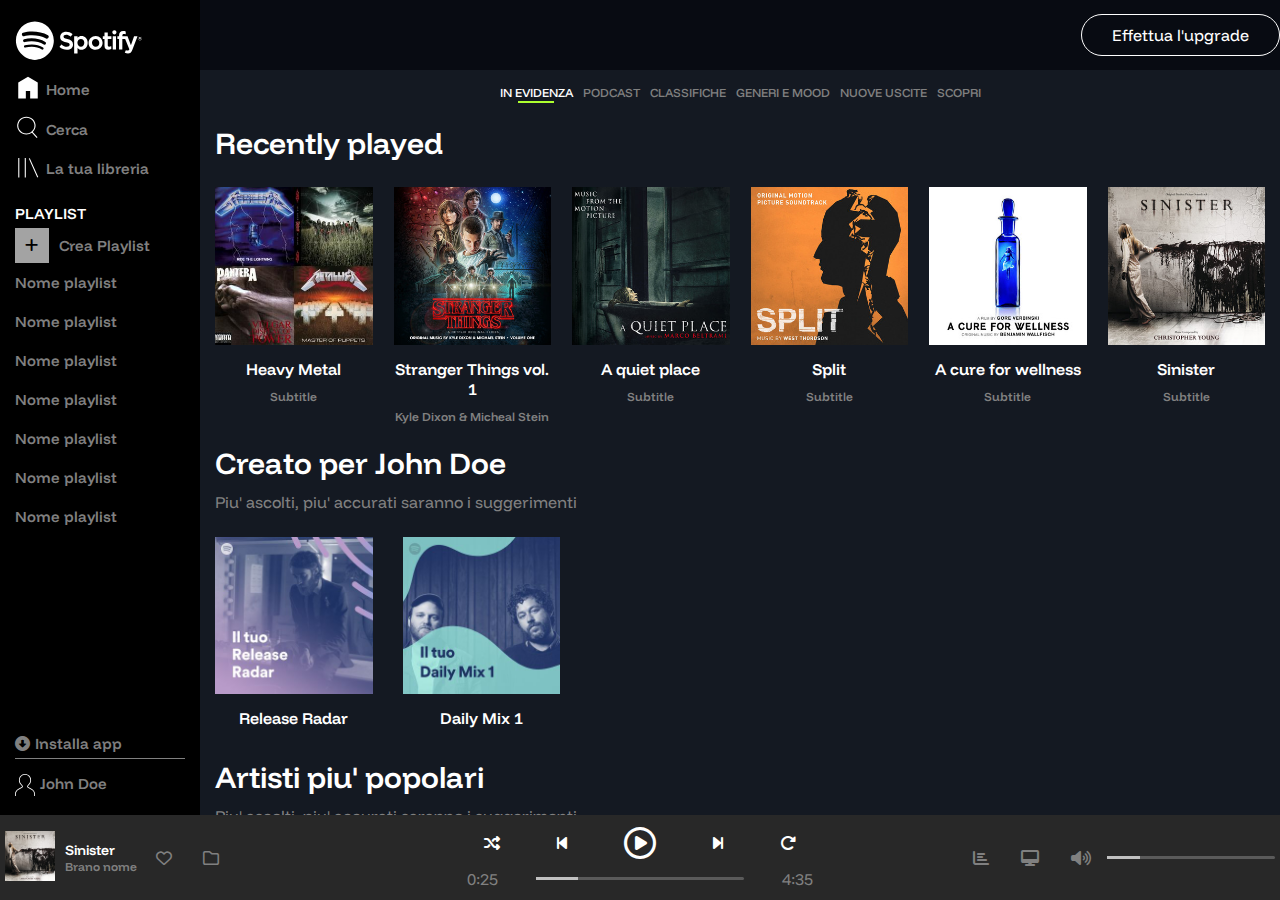
<file: index.html>
<!DOCTYPE html>
<html lang="en">
<head>
    <meta charset="UTF-8">
    <meta name="viewport" content="width=device-width, initial-scale=1.0">
    <title>Spotify</title>
    <!-- Font Awesome -->
    <link rel="stylesheet" href="https://cdnjs.cloudflare.com/ajax/libs/font-awesome/6.7.2/css/all.min.css" integrity="sha512-Evv84Mr4kqVGRNSgIGL/F/aIDqQb7xQ2vcrdIwxfjThSH8CSR7PBEakCr51Ck+w+/U6swU2Im1vVX0SVk9ABhg==" crossorigin="anonymous" referrerpolicy="no-referrer" />
    
    <!-- Link to CSS file -->
    <link rel="stylesheet" href="./css/style.css">
    
    <!-- Google Fonts -->
    <link rel="preconnect" href="https://fonts.googleapis.com">
    <link rel="preconnect" href="https://fonts.gstatic.com" crossorigin>
    <link href="https://fonts.googleapis.com/css2?family=Funnel+Display:wght@300..800&display=swap" rel="stylesheet">
</head>
<body>
    <main>
        
        <div id="sidebar">
            <div class="row">
                <div class="sidebar-header">
                    <div class="sidebar-logo">
                        <img src="./img/logo.svg" alt="" class="logo">
                        <img src="./img/logo-small.svg" alt="" class="d-xs logo-xs">
                    </div>
                </div>
                <div class="sidebar-body">
                    <div class="sidebar-menu">
                        <ul>
                            <li>
                                <div class="sidebar-icon">
                                    <img src="./img/home.svg" alt="" class="d-xs">
                                </div>
                                <div class="sidebar-menu-item">
                                    <a href="">Home</a>
                                </div> 
                            </li>
                            <li>
                                <div class="sidebar-icon">
                                    <img src="./img/search.svg" alt="" class="d-xs">
                                </div>
                                <div class="sidebar-menu-item">
                                    <a href="">Cerca</a>
                                </div>
                            </li>
                            <li>
                                <div class="sidebar-icon">
                                    <img src="./img/libreria.svg" alt="" class="d-xs">
                                </div>
                                <div class="sidebar-menu-item">
                                    <a href="">La tua libreria</a>
                                </div> 
                            </li>
                        </ul>
                    </div>
                <div class="playlist">
                    <div class="sidebar-section-title text-white mt-10 py-5">Playlist</div>
                    <div class="create-playlist">
                        <i class="fa-solid fa-plus"></i>
                        <div class="create-playlist-text">Crea Playlist</div>
                    </div>
                    <ul>
                        <li>Nome playlist</li>
                        <li>Nome playlist</li>
                        <li>Nome playlist</li>
                        <li>Nome playlist</li>
                        <li>Nome playlist</li>
                        <li>Nome playlist</li>
                        <li>Nome playlist</li>
                    </ul>
                </div>
                </div>
            </div>
            <div class="row">
                <div class="sidebar-footer">
                    <div class="install">
                        <div class="install-icon">
                            <i class="fa-solid fa-circle-down sidebar-footer-img"></i>
                        </div>
                        <div class="install-text"> Installa app</div>
                    </div>
                    <div class="profile">
                        <div class="profile-icon">
                            <img src="./img/profile.svg" alt="" class="sidebar-footer-img">
                        </div>
                        <div class="profil-text">John Doe</div>
                    </div>
                </div>
            </div>
        </div>
        <div id="content">
            <header>
                <div class="row">
                    <div class="btn btn-header text-white">
                        Effettua l'upgrade
                    </div>
                </div>
            </header>
            <div class="homepage">
                <div class="homepage-menu">
                    <ul>
                        <li><a href="">In evidenza</a></li>
                        <li><a href="">Podcast</a></li>
                        <li><a href="">Classifiche</a></li>
                        <li><a href="">Generi e mood</a></li>
                        <li><a href="">Nuove uscite</a></li>
                        <li><a href="">Scopri</a></li>
                    </ul>
                </div>
                <div class="recently-played">
                    <div class="section-title">Recently played</div>
                    <div class="songs-container">
                        <div class="song-card">
                            <div class="song-image">
                                <img src="./img/metal_lifting.jpg" alt="">
                                <div class="img-overlay">
                                    <i class="icon fa-regular fa-circle-play"></i>
                                </div>
                            </div>
                            <div class="song-title">Heavy Metal</div>
                            <div class="song-subtitle">Subtitle</div>
                        </div>
                        <div class="song-card">
                            <div class="song-image">
                                <img src="./img/stranger.jpeg" alt="">
                                <div class="img-overlay">
                                    <i class="icon fa-regular fa-circle-play"></i>
                                </div>
                            </div>
                            <div class="song-title">Stranger Things vol. 1</div>
                            <div class="song-subtitle">Kyle Dixon & Micheal Stein</div>
                        </div>
                        <div class="song-card">
                            <div class="song-image">
                                <img src="./img/aquietplace.jpeg" alt="">
                                <div class="img-overlay">
                                    <i class="icon fa-regular fa-circle-play"></i>
                                </div>
                            </div>
                            <div class="song-title">A quiet place</div>
                            <div class="song-subtitle">Subtitle</div>
                        </div>
                        <div class="song-card">
                            <div class="song-image">
                                <img src="./img/split.jpeg" alt="">
                                <div class="img-overlay">
                                    <i class="icon fa-regular fa-circle-play"></i>
                                </div>
                            </div>
                            <div class="song-title">Split</div>
                            <div class="song-subtitle">Subtitle</div>
                        </div>
                        <div class="song-card">
                            <div class="song-image">
                                <img src="./img/cure.jpeg" alt="">
                                <div class="img-overlay">
                                    <i class="icon fa-regular fa-circle-play"></i>
                                </div>
                            </div>
                            <div class="song-title">A cure for wellness</div>
                            <div class="song-subtitle">Subtitle</div>
                        </div>
                        <div class="song-card">
                            <a href="./bonus/playlist/index.html">
                                <div class="song-image">
                                    <img src="./img/sinister.jpeg" alt="">
                                    <div class="img-overlay">
                                        <i class="icon fa-regular fa-circle-play"></i>
                                    </div>
                                </div>
                                <div class="song-title">Sinister</div>
                                <div class="song-subtitle">Subtitle</div>
                            </a>
                        </div>
                    </div>
                </div>
                <div class="create-for">
                    <div class="section-title">Creato per John Doe</div>
                    <div class="section-subtitle">Piu' ascolti, piu' accurati saranno i suggerimenti</div>
                    <div class="songs-container">
                        <div class="song-card">
                            <div class="song-image">
                                <img src="./img/radar.jpeg" alt="">
                                <div class="img-overlay">
                                    <i class="icon fa-regular fa-circle-play"></i>
                                </div>
                            </div>
                            <div class="song-title">Release Radar</div>
                        </div>
                        <div class="song-card">
                            <div class="song-image">
                                <img src="./img/mixdaily.jpeg" alt="">
                                <div class="img-overlay">
                                    <i class="icon fa-regular fa-circle-play"></i>
                                </div>
                            </div>
                            <div class="song-title">Daily Mix 1</div>
                        </div>
                    </div>
                </div>
                <div class="popular-artist">
                    <div class="section-title">Artisti piu' popolari</div>
                    <div class="section-subtitle">Piu' ascolti, piu' accurati saranno i suggerimenti</div>
                    <div class="songs-container">
                        <div class="song-card">
                            <div class="song-image">
                                <img src="./img/youg.jpeg" alt="">
                                <div class="img-overlay">
                                    <i class="icon fa-regular fa-circle-play"></i>
                                </div>
                            </div>
                            <div class="song-title">Release Radar</div>
                        </div>
                        <div class="song-card">
                            <div class="song-image">
                                <img src="./img/einaudi.jpeg" alt="">
                                <div class="img-overlay">
                                    <i class="icon fa-regular fa-circle-play"></i>
                                </div>
                            </div>
                            <div class="song-title">Daily Mix 1</div>
                        </div>
                    </div>
                </div>
            </div>
            
        </div>
        
    </main>
    <footer>
        <div class="row">
            <div class="now-playing col-25">
                <div class="now-playing-left">
                    <div class="now-playing-img">
                        <img src="./img/sinister.jpeg" alt="">
                    </div>
                    <div class="now-playing-info">
                        <div class="now-playing-artist text-white"><a href="./bonus/playlist/index.html">Sinister</a></div>
                        <div class="now-playing-title">Brano nome</div>
                    </div>
                </div>
                <div class="now-playing-right">
                    <div class="now-playing-like">
                        <i class="fa-regular fa-heart"></i>
                    </div>
                    <div class="now-playing-folder">
                        <i class="fa-regular fa-folder"></i>
                    </div>
                </div>
            </div>
            <div class="player col-40 text-grey">
                <div class="row player-command">
                    <i class="fa-solid fa-shuffle"></i>
                    <i class="fa-solid fa-backward-step"></i>
                    <i class="fa-regular fa-circle-play"></i>
                    <i class="fa-solid fa-forward-step"></i>
                    <i class="fa-solid fa-rotate-right"></i>
                </div>
                <div class="row palyer-progress">
                    <div class="start">0:25</div>
                    <div class="progress-bar">
                        <div class="progress-complete"></div>
                    </div>
                    <div class="duration">4:35</div>
                </div>
            </div>
            <div class="controller col-25">
                <i class="fa-solid fa-chart-bar"></i>
                <i class="fa-solid fa-desktop"></i>
                <i class="fa-solid fa-volume-high"></i>
                <div class="progress-bar">
                    <div class="progress-complete"></div>
                  </div>
            </div>
        </div>
    </footer>
</body>
</html>
</file>
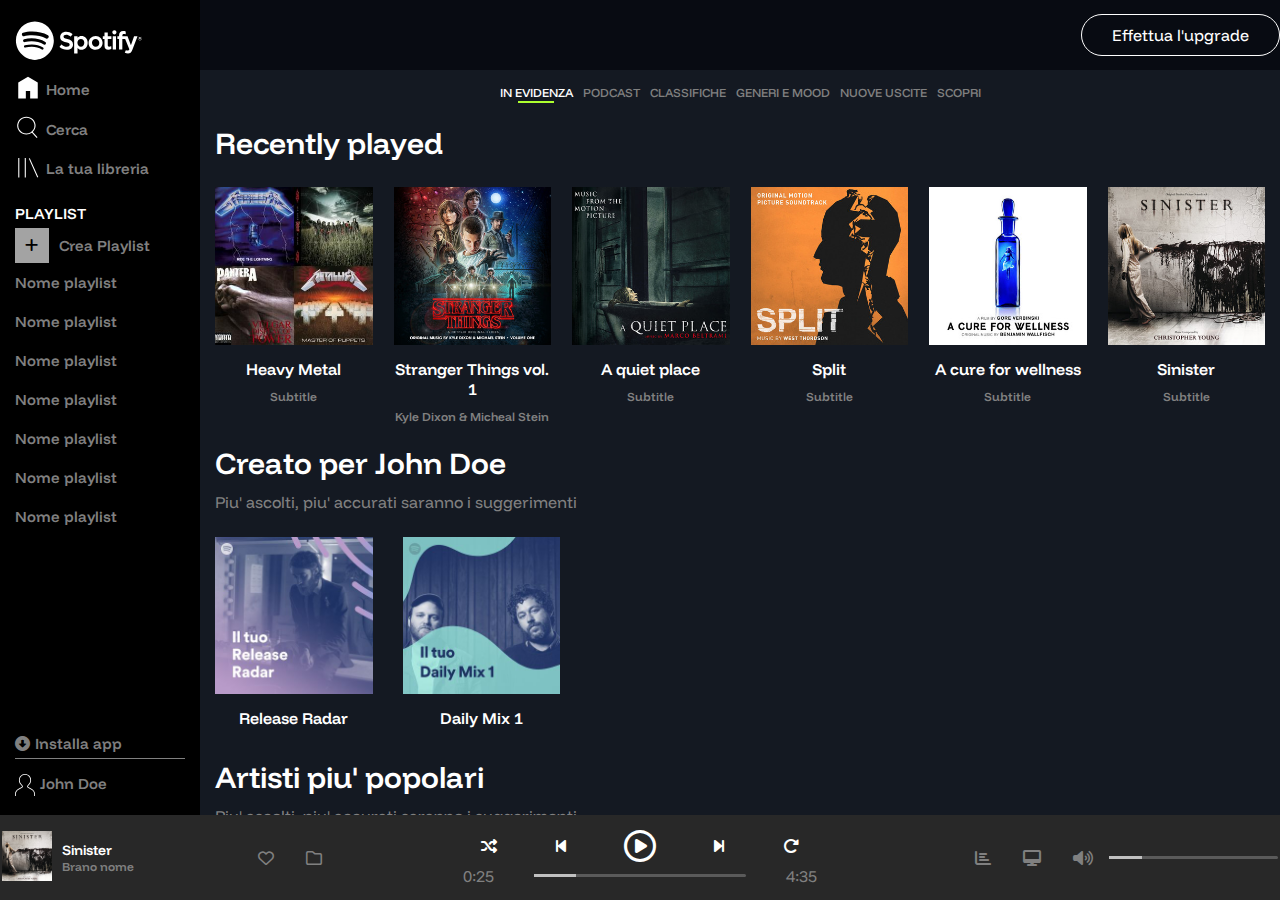
<file: bonus/index.html>
<!DOCTYPE html>
<html lang="en">
<head>
    <meta charset="UTF-8">
    <meta name="viewport" content="width=device-width, initial-scale=1.0">
    <title>Spotify - Bonus</title>
    <!-- Font Awesome -->
    <link rel="stylesheet" href="https://cdnjs.cloudflare.com/ajax/libs/font-awesome/6.7.2/css/all.min.css" integrity="sha512-Evv84Mr4kqVGRNSgIGL/F/aIDqQb7xQ2vcrdIwxfjThSH8CSR7PBEakCr51Ck+w+/U6swU2Im1vVX0SVk9ABhg==" crossorigin="anonymous" referrerpolicy="no-referrer" />
    
    <!-- Link to CSS file -->
    <link rel="stylesheet" href="./css/style.css">
    
    <!-- Google Fonts -->
    <link rel="preconnect" href="https://fonts.googleapis.com">
    <link rel="preconnect" href="https://fonts.gstatic.com" crossorigin>
    <link href="https://fonts.googleapis.com/css2?family=Funnel+Display:wght@300..800&display=swap" rel="stylesheet">
</head>
<body>
    <main>
        
        <div id="sidebar">
            <div class="row">
                <div class="sidebar-header">
                    <div class="sidebar-logo">
                        <img src="./img/logo.svg" alt="" class="logo">
                        <img src="./img/logo-small.svg" alt="" class="d-xs logo-xs">
                    </div>
                </div>
                <div class="sidebar-body">
                    <div class="sidebar-menu">
                        <ul>
                            <li>
                                <div class="sidebar-icon">
                                    <img src="./img/home.svg" alt="" class="d-xs">
                                </div>
                                <div class="sidebar-menu-item">
                                    <a href="">Home</a>
                                </div> 
                            </li>
                            <li>
                                <div class="sidebar-icon">
                                    <img src="./img/search.svg" alt="" class="d-xs">
                                </div>
                                <div class="sidebar-menu-item">
                                    <a href="">Cerca</a>
                                </div>
                            </li>
                            <li>
                                <div class="sidebar-icon">
                                    <img src="./img/libreria.svg" alt="" class="d-xs">
                                </div>
                                <div class="sidebar-menu-item">
                                    <a href="">La tua libreria</a>
                                </div> 
                            </li>
                        </ul>
                    </div>
                <div class="playlist">
                    <div class="sidebar-section-title text-white mt-10 py-5">Playlist</div>
                    <div class="create-playlist">
                        <i class="fa-solid fa-plus"></i>
                        <div class="create-playlist-text">Crea Playlist</div>
                    </div>
                    <ul>
                        <li>Nome playlist</li>
                        <li>Nome playlist</li>
                        <li>Nome playlist</li>
                        <li>Nome playlist</li>
                        <li>Nome playlist</li>
                        <li>Nome playlist</li>
                        <li>Nome playlist</li>
                    </ul>
                </div>
                </div>
            </div>
            <div class="row">
                <div class="sidebar-footer">
                    <div class="install">
                        <div class="install-icon">
                            <i class="fa-solid fa-circle-down sidebar-footer-img"></i>
                        </div>
                        <div class="install-text"> Installa app</div>
                    </div>
                    <div class="profile">
                        <div class="profile-icon">
                            <img src="./img/profile.svg" alt="" class="sidebar-footer-img">
                        </div>
                        <div class="profil-text">John Doe</div>
                    </div>
                </div>
            </div>
        </div>
        <div id="content">
            <header>
                <div class="row">
                    <div class="btn btn-header text-white">
                        Effettua l'upgrade
                    </div>
                </div>
            </header>
            <div class="homepage">
                <div class="homepage-menu">
                    <ul>
                        <li><a href="">In evidenza</a></li>
                        <li><a href="">Podcast</a></li>
                        <li><a href="">Classifiche</a></li>
                        <li><a href="">Generi e mood</a></li>
                        <li><a href="">Nuove uscite</a></li>
                        <li><a href="">Scopri</a></li>
                    </ul>
                </div>
                <div class="recently-played">
                    <div class="section-title">Recently played</div>
                    <div class="songs-container">
                        <div class="song-card">
                            <div class="song-image">
                                <img src="./img/metal_lifting.jpg" alt="">
                                <div class="img-overlay">
                                    <i class="icon fa-regular fa-circle-play"></i>
                                </div>
                            </div>
                            <div class="song-title">Heavy Metal</div>
                            <div class="song-subtitle">Subtitle</div>
                        </div>
                        <div class="song-card">
                            <div class="song-image">
                                <img src="./img/stranger.jpeg" alt="">
                                <div class="img-overlay">
                                    <i class="icon fa-regular fa-circle-play"></i>
                                </div>
                            </div>
                            <div class="song-title">Stranger Things vol. 1</div>
                            <div class="song-subtitle">Kyle Dixon & Micheal Stein</div>
                        </div>
                        <div class="song-card">
                            <div class="song-image">
                                <img src="./img/aquietplace.jpeg" alt="">
                                <div class="img-overlay">
                                    <i class="icon fa-regular fa-circle-play"></i>
                                </div>
                            </div>
                            <div class="song-title">A quiet place</div>
                            <div class="song-subtitle">Subtitle</div>
                        </div>
                        <div class="song-card">
                            <div class="song-image">
                                <img src="./img/split.jpeg" alt="">
                                <div class="img-overlay">
                                    <i class="icon fa-regular fa-circle-play"></i>
                                </div>
                            </div>
                            <div class="song-title">Split</div>
                            <div class="song-subtitle">Subtitle</div>
                        </div>
                        <div class="song-card">
                            <div class="song-image">
                                <img src="./img/cure.jpeg" alt="">
                                <div class="img-overlay">
                                    <i class="icon fa-regular fa-circle-play"></i>
                                </div>
                            </div>
                            <div class="song-title">A cure for wellness</div>
                            <div class="song-subtitle">Subtitle</div>
                        </div>
                        <div class="song-card">
                            <div class="song-image">
                                <img src="./img/sinister.jpeg" alt="">
                                <div class="img-overlay">
                                    <i class="icon fa-regular fa-circle-play"></i>
                                </div>
                            </div>
                            <div class="song-title">Sinister</div>
                            <div class="song-subtitle">Subtitle</div>
                        </div>
                    </div>
                </div>
                <div class="create-for">
                    <div class="section-title">Creato per John Doe</div>
                    <div class="section-subtitle">Piu' ascolti, piu' accurati saranno i suggerimenti</div>
                    <div class="songs-container">
                        <div class="song-card">
                            <div class="song-image">
                                <img src="./img/radar.jpeg" alt="">
                                <div class="img-overlay">
                                    <i class="icon fa-regular fa-circle-play"></i>
                                </div>
                            </div>
                            <div class="song-title">Release Radar</div>
                        </div>
                        <div class="song-card">
                            <div class="song-image">
                                <img src="./img/mixdaily.jpeg" alt="">
                                <div class="img-overlay">
                                    <i class="icon fa-regular fa-circle-play"></i>
                                </div>
                            </div>
                            <div class="song-title">Daily Mix 1</div>
                        </div>
                    </div>
                </div>
                <div class="popular-artist">
                    <div class="section-title">Artisti piu' popolari</div>
                    <div class="section-subtitle">Piu' ascolti, piu' accurati saranno i suggerimenti</div>
                    <div class="songs-container">
                        <div class="song-card">
                            <div class="song-image">
                                <img src="./img/youg.jpeg" alt="">
                                <div class="img-overlay">
                                    <i class="icon fa-regular fa-circle-play"></i>
                                </div>
                            </div>
                            <div class="song-title">Release Radar</div>
                        </div>
                        <div class="song-card">
                            <div class="song-image">
                                <img src="./img/einaudi.jpeg" alt="">
                                <div class="img-overlay">
                                    <i class="icon fa-regular fa-circle-play"></i>
                                </div>
                            </div>
                            <div class="song-title">Daily Mix 1</div>
                        </div>
                    </div>
                </div>
            </div>
            
        </div>
        
    </main>
    <footer>
        <div class="row">
            <div class="now-playing col-25">
                <div class="now-playing-left">
                    <div class="now-playing-img">
                        <img src="./img/sinister.jpeg" alt="">
                    </div>
                    <div class="now-playing-info">
                        <div class="now-playing-artist text-white">Sinister</div>
                        <div class="now-playing-title">Brano nome</div>
                    </div>
                </div>
                <div class="now-playing-right">
                    <div class="now-playing-like">
                        <i class="fa-regular fa-heart"></i>
                    </div>
                    <div class="now-playing-folder">
                        <i class="fa-regular fa-folder"></i>
                    </div>
                </div>
            </div>
            <div class="player col-40 text-grey">
                <div class="row player-command">
                    <i class="fa-solid fa-shuffle"></i>
                    <i class="fa-solid fa-backward-step"></i>
                    <i class="fa-regular fa-circle-play"></i>
                    <i class="fa-solid fa-forward-step"></i>
                    <i class="fa-solid fa-rotate-right"></i>
                </div>
                <div class="row palyer-progress">
                    <div class="start">0:25</div>
                    <div class="progress-bar">
                        <div class="progress-complete"></div>
                    </div>
                    <div class="duration">4:35</div>
                </div>
                
            </div>
            <div class="controller col-25">
                <i class="fa-solid fa-chart-bar"></i>
                <i class="fa-solid fa-desktop"></i>
                <i class="fa-solid fa-volume-high"></i>
                <div class="progress-bar">
                    <div class="progress-complete"></div>
                  </div>
            </div>
        </div>
    </footer>
</body>
</html>
</file>
<file: css/style.css>
/* HTML & Containers */
*{
    padding: 0;
    margin: 0;
    box-sizing: border-box;
    font-family: "Funnel Display", serif;
}


/* Utility */
a{
    text-decoration: none;
    color: inherit;
}

/* Text */
.text-white{
    color: #fff;
}

.text-grey{
    color: #808080;
}
/* Backgrounds */

/* Margins */
.mt-10{
    margin-top: 10px;
}
/* Padding */
.py-5{
    padding: 5px 0;
}
/* Columns */
.col-15{
    width: 15%;
}

.col-25{
    width: 25%;
}

.col-40{
    width: 40%;
}


/* Buttons */
.btn{
    border: 1px solid #fff;
    border-radius: 25px;
    padding: 10px 30px;
    cursor: pointer;
}

.btn:hover{
    padding: 15px 35px;
}
/* Flexbox */

/* Z-Index */

/* Position */

/* Display */

/* Section: HEADER */
header{
    position: sticky;
    height: 70px;
    top: 0;
    background-color: #080B12;
    z-index: 1;
}

footer{
    height: 85px;
    background-color: #282828;
}

header .row{
    display: flex;
    justify-content: flex-end;
    align-items: center;
    height: 100%;
    width: 100%;
}
/* Section: MAIN */
main{
    height: calc(100vh - 85px);
    background-color: #141922;
    display: flex;
}

#content{
    width: calc(100% - 200px);
    overflow-y: auto;
}

.homepage{
    padding: 15px;
    color: #fff;
}

.homepage-menu ul{
    width: 100%;
    margin: 0 auto;
    list-style: none;
    display: flex;
    justify-content: center;
    gap: 10px;
    text-transform: uppercase;
    font-weight: 500;
    color: grey;
    font-size: 12px;
}


.homepage-menu li:hover{
    color: #fff;
}

.homepage-menu li:hover::after{
    content: '';
    display: block;
    width: 50%;
    height: 2px;
    background-color: #adff2f;
    margin: 1px auto;
}

.homepage-menu li:first-child{
    color: #fff;
}

.homepage-menu li:first-child::after{
    content: '';
    display: block;
    width: 50%;
    height: 2px;
    background-color: #adff2f;
    margin: 1px auto;
}

.songs-container{
    margin-top: 25px;
    display: flex;
    justify-content: space-between;
}

.section-title{
    font-size: 30px;
    font-weight: 600;
    margin: 20px 0 10px;
}

.section-subtitle{
    color: grey;
    margin-bottom: 10px;
}

.song-card{
    max-width: 15%;
}

.create-for .songs-container, .popular-artist .songs-container{
    display: flex;
    justify-content: flex-start;
    gap: calc(100% / 7 / 5);
}

.song-title, .song-subtitle{
    text-align: center;
}

.song-image{
    position: relative;
    width: 100%;
}

.song-image img{
    width: 100%;
}

.img-overlay{
    position: absolute;
    top: 0;
    left: 0;
    bottom: 0;
    right: 0;
    width: 100%;
    opacity: 0;
    transition: .5s ease;
    background-color: rgba(0, 0, 0, 0.8);
}

.popular-artist .img-overlay{
    border-radius: 50%;
}

.song-image:hover .img-overlay{
    opacity: 1;
}

.icon{
    font-size: 100px;
    position: absolute;
    top: 50%;
    left: 50%;
    transform: translate(-50%, -50%);
    padding: 10px;
    cursor: pointer;
}

.song-title{
    font-weight: 600;
    margin: 10px 0;
}

.song-subtitle{
    font-size: 12px;
    color: grey;
    font-weight: 600;
}

.popular-artist .songs-container img{
    border-radius: 50%;
}

/* Section: SIDEBAR */
#sidebar{
    height: 100%;
    width: 200px;
    background-color: #000000;
    padding: 15px;
    color: grey;
    font-size: 15px;
    font-weight: 600;
    display: flex;
    flex-direction: column;
    justify-content: space-between;
}

.sidebar-header{
    height: 55px;
    display: flex;
    justify-content: center;
    align-items: center;
    
}

#sidebar .logo{
    width: 75%;
}

#sidebar .logo-xs{
    display: none;
}

#sidebar ul{
    list-style: none;
}

#sidebar li{
    padding: 5px 0;
}

#sidebar li:hover{
    color: #fff;
}

#sidebar .sidebar-menu li{
    display: flex;
    align-items: center; 
}

#sidebar .sidebar-icon{
    width: 15%;
    margin-right: 5px; 
}

#sidebar .sidebar-section-title{
    font-size: 15px;
    text-transform: uppercase;
}

#sidebar .create-playlist{
    display: flex;
    align-items: center;
}

#sidebar .create-playlist:hover{
    color: #fff;
}

#sidebar .create-playlist i{
    padding: 10px;
    background-color: #A3A3A3;
    color: #000;
    margin-right: 10px;
}

#sidebar .playlist li{
    padding: 10px 0;
}

#sidebar .install, .profile{
    display: flex;
}

#sidebar .sidebar-footer{
    align-self: flex-end;
}

#sidebar .install{
    padding: 5px 0;
}

#sidebar .install:hover, .profile:hover{
    color: #fff;
}

#sidebar .sidebar-footer-img{
    margin-right: 5px;
}

#sidebar .profile .sidebar-footer-img{
    width: 20px;
}

#sidebar .profile{
    border-top: 1px solid grey;
    padding: 15px 0 0;
}

/* Section: FOOTER */
footer .row{
    height: 100%;
    padding: 5px;
    display: flex;
    justify-content: space-between;
    align-items: center;
}

footer i{
    margin: 0 5%;
}

footer i:hover{
    color: #fff;
    cursor: pointer;
}

.now-playing{
    display: flex;
    align-items: center;
    justify-content: flex-start;
    color: #808080;
}

.now-playing-left{
    display: flex;
    width: 150px;
}

.now-playing-right{
    display: flex;
    justify-content: space-between;
    width: 20%;
}

.now-playing-img img{
    width: 50px;
    margin-right: 10px;
}

.now-playing-info{
    display: flex;
    flex-direction: column;
    justify-content: center;
    width: 60%;
}

.now-playing-artist{
    font-size: 14px;
    font-weight: 600;
}

.now-playing-title {
    font-size: 12px;
    font-weight: 600;
}

.player{
    display: flex;
    flex-direction: column;
    justify-content: center;
}

.player-command{
    width: 70%;
    display: flex;
    margin: 0 auto;
    color: #fff;
}

.player-command .fa-circle-play{
    font-size: 2rem;
}

.palyer-progress{
    width: 70%;
    display: flex;
    margin: 0 auto;
}

.controller{
    color: #808080;
    display: flex;
    align-items: center;
    justify-content: space-between;
}

.progress-bar{
    background-color: #5A5A5A;
    width: 60%;
    height: 3px;
    border-radius: 15px;
}

.progress-complete{
    height: 100%;
    width: 20%;
    background-color: #C1C1C1;
    position: relative;
}

.progress-bar:hover .progress-complete{
    background-color: #adff2f;
    cursor: pointer;
}

.progress-bar:hover .progress-complete::after{
    content: '';
    width: 15px;
    background-color: #fff;
    display: block;
    height: 15px;
    border-radius: 50%;
    margin: 1px auto;
    position: absolute;
    top: 50%;
    left: 100%;
    transform: translate(-50%, -50%);
}



/* Media Query */

/* Tablet: max-width 768px */
@media screen and (max-width: 768px){
    .btn{
        border: 1px solid #fff;
        border-radius: 25px;
        padding: 10px 30px;
        cursor: pointer;
        font-size: 9px;
    }
    
    .btn:hover{
        padding: 15px 35px;
    }

    .homepage-menu ul{
        display: flex;
        justify-content: center;
        flex-wrap: wrap;
        gap: 10px;
    }

    .homepage-menu li{
        flex-basis: calc(20% - 10px);
        text-align: center;
        margin-bottom: 10px;
        font-size: 10px;
    }

    .homepage-menu li:first-child::after{
        display: none;
    }
    
    .songs-container {
        display: flex;
        flex-wrap: wrap;
        justify-content: flex-start;
        gap: 10px; 
    }
    
    .song-card {
        width: calc(25% - 10px); 
        max-width: none;
        margin-bottom: 15px;
    }

    .player{
        max-width: 100%;
    }

    .palyer-progress{
        width: 90%;
    }

    .now-playing{
        width: 25%;
    }
 
}

@media screen and (max-width: 576px){

    .homepage-menu ul{
        display: flex;
        justify-content: center;
        flex-wrap: wrap;
        gap: 10px;
    }

    .homepage-menu li{
        flex-basis: calc(33% - 10px);
        text-align: center;
        margin-bottom: 10px;
        font-size: 10px;
    }
    
    .song-card {
        width: calc(50% - 10px); 
        max-width: none;
        margin-bottom: 15px;
    }

    .now-playing, .controller{
        width: 30%;
    }

    .now-playing-right{
        flex-direction: column;
    }
}

@media screen and (max-width: 480px){

    .homepage-menu ul{
        gap: 10px;
    }

    .homepage-menu li{
        flex-basis: calc(25% - 10px);
    }

    .now-playing, .controller{
        width: 30%;
    }

    #sidebar {
        width: 50px;
    }

    #content{
        width: calc(100% - 50px);
    }
    
    #sidebar .logo:not(.d-xs),
    #sidebar .sidebar-menu-item,
    #sidebar .sidebar-section-title,
    #sidebar .create-playlist,
    #sidebar .playlist,
    #sidebar .install-text,
    #sidebar .profil-text {
        display: none;
    }

    #sidebar .sidebar-icon {
        display: flex;
        justify-content: center;
        width: 100%;
        margin: 10px 0;
    }

    #sidebar .d-xs {
        display: block;
        width: 100%;
        margin: 10px auto;
    }

    #sidebar .logo-xs{
        display: inline-block;
        width: 100%;
    }

    .now-playing-artist{
        font-size: 10px;
    }

    .now-playing-title{
        font-size: 8px;
    }
}
</file>
<file: bonus/css/style.css>
/* HTML & Containers */
*{
    padding: 0;
    margin: 0;
    box-sizing: border-box;
    font-family: "Funnel Display", serif;
}


/* Utility */
a{
    text-decoration: none;
    color: inherit;
}

/* Text */
.text-white{
    color: #fff;
}

.text-grey{
    color: #808080;
}
/* Backgrounds */

/* Margins */
.mt-10{
    margin-top: 10px;
}
/* Padding */
.py-5{
    padding: 5px 0;
}
/* Columns */
.col-15{
    width: 15%;
}

.col-25{
    width: 25%;
}

.col-40{
    width: 40%;
}


/* Buttons */
.btn{
    border: 1px solid #fff;
    border-radius: 25px;
    padding: 10px 30px;
    cursor: pointer;
}

.btn:hover{
    padding: 15px 35px;
}
/* Flexbox */

/* Z-Index */

/* Position */

/* Display */

/* Section: HEADER */
header{
    position: sticky;
    height: 70px;
    top: 0;
    background-color: #080B12;
    z-index: 1;
}

footer{
    height: 85px;
    background-color: #282828;
}

header .row{
    display: flex;
    justify-content: flex-end;
    align-items: center;
    height: 100%;
    width: 100%;
}
/* Section: MAIN */
main{
    height: calc(100vh - 85px);
    background-color: #141922;
    display: flex;
}

#content{
    width: calc(100% - 200px);
    overflow-y: auto;
}

.homepage{
    padding: 15px;
    color: #fff;
}

.homepage-menu ul{
    width: 100%;
    margin: 0 auto;
    list-style: none;
    display: flex;
    justify-content: center;
    gap: 10px;
    text-transform: uppercase;
    font-weight: 500;
    color: grey;
    font-size: 12px;
}


.homepage-menu li:hover{
    color: #fff;
}

.homepage-menu li:hover::after{
    content: '';
    display: block;
    width: 50%;
    height: 2px;
    background-color: #adff2f;
    margin: 1px auto;
}

.homepage-menu li:first-child{
    color: #fff;
}

.homepage-menu li:first-child::after{
    content: '';
    display: block;
    width: 50%;
    height: 2px;
    background-color: #adff2f;
    margin: 1px auto;
}

.songs-container{
    margin-top: 25px;
    display: flex;
    justify-content: space-between;
}

.section-title{
    font-size: 30px;
    font-weight: 600;
    margin: 20px 0 10px;
}

.section-subtitle{
    color: grey;
    margin-bottom: 10px;
}

.song-card{
    max-width: 15%;
}

.create-for .songs-container, .popular-artist .songs-container{
    display: flex;
    justify-content: flex-start;
    gap: calc(100% / 7 / 5);
}

.song-title, .song-subtitle{
    text-align: center;
}

.song-image{
    position: relative;
    width: 100%;
}

.song-image img{
    width: 100%;
}

.img-overlay{
    position: absolute;
    top: 0;
    left: 0;
    bottom: 0;
    right: 0;
    width: 100%;
    opacity: 0;
    transition: .5s ease;
    background-color: rgba(0, 0, 0, 0.8);
}

.popular-artist .img-overlay{
    border-radius: 50%;
}

.song-image:hover .img-overlay{
    opacity: 1;
}

.icon{
    font-size: 100px;
    position: absolute;
    top: 50%;
    left: 50%;
    transform: translate(-50%, -50%);
    padding: 10px;
    cursor: pointer;
}

.song-title{
    font-weight: 600;
    margin: 10px 0;
}

.song-subtitle{
    font-size: 12px;
    color: grey;
    font-weight: 600;
}

.popular-artist .songs-container img{
    border-radius: 50%;
}

/* Section: SIDEBAR */
#sidebar{
    height: 100%;
    width: 200px;
    background-color: #000000;
    padding: 15px;
    color: grey;
    font-size: 15px;
    font-weight: 600;
    display: flex;
    flex-direction: column;
    justify-content: space-between;
}

.sidebar-header{
    height: 55px;
    display: flex;
    justify-content: center;
    align-items: center;
    
    
}

#sidebar .logo{
    width: 75%;
}

#sidebar .logo-xs{
    display: none;
}

#sidebar ul{
    list-style: none;
}

#sidebar li{
    padding: 5px 0;
}

#sidebar li:hover{
    color: #fff;
}

#sidebar .sidebar-menu li{
    display: flex;
    align-items: center; 
}

#sidebar .sidebar-icon{
    width: 15%;
    margin-right: 5px; 
}

#sidebar .sidebar-section-title{
    font-size: 15px;
    text-transform: uppercase;
}

#sidebar .create-playlist{
    display: flex;
    align-items: center;
}

#sidebar .create-playlist:hover{
    color: #fff;
}

#sidebar .create-playlist i{
    padding: 10px;
    background-color: #A3A3A3;
    color: #000;
    margin-right: 10px;
}

#sidebar .playlist li{
    padding: 10px 0;
}

#sidebar .install, .profile{
    display: flex;
}

#sidebar .sidebar-footer{
    align-self: flex-end;
}

#sidebar .install{
    padding: 5px 0;
}

#sidebar .install:hover, .profile:hover{
    color: #fff;
}

#sidebar .sidebar-footer-img{
    margin-right: 5px;
}

#sidebar .profile .sidebar-footer-img{
    width: 20px;
}

#sidebar .profile{
    border-top: 1px solid grey;
    padding: 15px 0 0;
}

/* Section: FOOTER */
footer .row{
    height: 100%;
    padding: 2px;
    display: flex;
    justify-content: space-between;
    align-items: center;
}

footer i{
    margin: 0 5%;
}

footer i:hover{
    color: #fff;
    cursor: pointer;
}

.now-playing{
    display: flex;
    align-items: center;
    justify-content: space-between;
    color: #808080;
}

.now-playing-left{
    display: flex;
    width: 70%;
}

.now-playing-right{
    display: flex;
    justify-content: space-between;
    width: 20%;
}

.now-playing-img img{
    width: 50px;
    margin-right: 10px;
}

.now-playing-info{
    display: flex;
    flex-direction: column;
    justify-content: center;
    width: 60%;
}

.now-playing-artist{
    font-size: 14px;
    font-weight: 600;
}

.now-playing-title {
    font-size: 12px;
    font-weight: 600;
}

.player{
    display: flex;
    flex-direction: column;
    justify-content: center;
}

.player-command{
    width: 70%;
    display: flex;
    margin: 0 auto;
    color: #fff;
}

.player-command .fa-circle-play{
    font-size: 2rem;
}

.palyer-progress{
    width: 70%;
    display: flex;
    margin: 0 auto;
}

.controller{
    color: #808080;
    display: flex;
    align-items: center;
    justify-content: space-between;
}

.progress-bar{
    background-color: #5A5A5A;
    width: 60%;
    height: 3px;
    border-radius: 15px;
}

.progress-complete{
    height: 100%;
    width: 20%;
    background-color: #C1C1C1;
    position: relative;
}

.progress-bar:hover .progress-complete{
    background-color: #adff2f;
    cursor: pointer;
}

.progress-bar:hover .progress-complete::after{
    content: '';
    width: 15px;
    background-color: #fff;
    display: block;
    height: 15px;
    border-radius: 50%;
    margin: 1px auto;
    position: absolute;
    top: 50%;
    left: 100%;
    transform: translate(-50%, -50%);
}

.volume-display-middle{
    display: none;
}

/* Media Query */

/* Tablet: max-width 768px */
@media screen and (max-width: 768px){
    .btn{
        border: 1px solid #fff;
        border-radius: 25px;
        padding: 10px 30px;
        cursor: pointer;
        font-size: 9px;
    }
    
    .btn:hover{
        padding: 15px 35px;
    }

    .homepage-menu ul{
        display: flex;
        justify-content: center;
        flex-wrap: wrap;
        gap: 10px;
    }

    .homepage-menu li{
        flex-basis: calc(20% - 10px);
        text-align: center;
        margin-bottom: 10px;
        font-size: 10px;
    }

    .homepage-menu li:first-child::after{
        display: none;
    }
    
    .songs-container {
        display: flex;
        flex-wrap: wrap;
        justify-content: flex-start;
        gap: 10px; 
    }
    
    .song-card {
        width: calc(25% - 10px); 
        max-width: none;
        margin-bottom: 15px;
    }

    .player{
        max-width: 100%;
        order: -1;
        width: 200px;
    }

    .palyer-progress{
        width: 90%;
    }

    .controller{
        display: none;
    }
 
}

@media screen and (max-width: 576px){

    .homepage-menu ul{
        display: flex;
        justify-content: center;
        flex-wrap: wrap;
        gap: 10px;
    }

    .homepage-menu li{
        flex-basis: calc(33% - 10px);
        text-align: center;
        margin-bottom: 10px;
        font-size: 10px;
    }
    
    .song-card {
        width: calc(50% - 10px); 
        max-width: none;
        margin-bottom: 15px;
    }

    .now-playing, .controller{
        width: 30%;
    }

    .now-playing-right{
        flex-direction: column;
    }

    footer .player-command, .start, .duration, .now-playing-folder{
        display: none;
    }

    footer .row{
        flex-direction: column;
        justify-content: space-around;
    }

    footer .now-playing{
        order: -1;
    }

    footer .palyer-progress .progress-bar{
        width: 100%;
    }

}

@media screen and (max-width: 480px){

    .homepage-menu ul{
        gap: 10px;
    }

    .homepage-menu li{
        flex-basis: calc(25% - 10px);
    }

    .now-playing, .controller{
        width: 30%;
    }

    #sidebar {
        width: 50px;
    }

    #content{
        width: calc(100% - 50px);
    }
    
    #sidebar .logo:not(.d-xs),
    #sidebar .sidebar-menu-item,
    #sidebar .sidebar-section-title,
    #sidebar .create-playlist,
    #sidebar .playlist,
    #sidebar .install-text,
    #sidebar .profil-text {
        display: none;
    }

    #sidebar .sidebar-icon {
        display: flex;
        justify-content: center;
        width: 100%;
        margin: 10px 0;
    }

    #sidebar .d-xs {
        display: block;
        width: 100%;
        margin: 10px auto;
    }

    #sidebar .logo-xs{
        display: inline-block;
        width: 100%;
    }

    .now-playing-artist{
        font-size: 10px;
    }

    .now-playing-title{
        font-size: 8px;
    }
}
</file>
